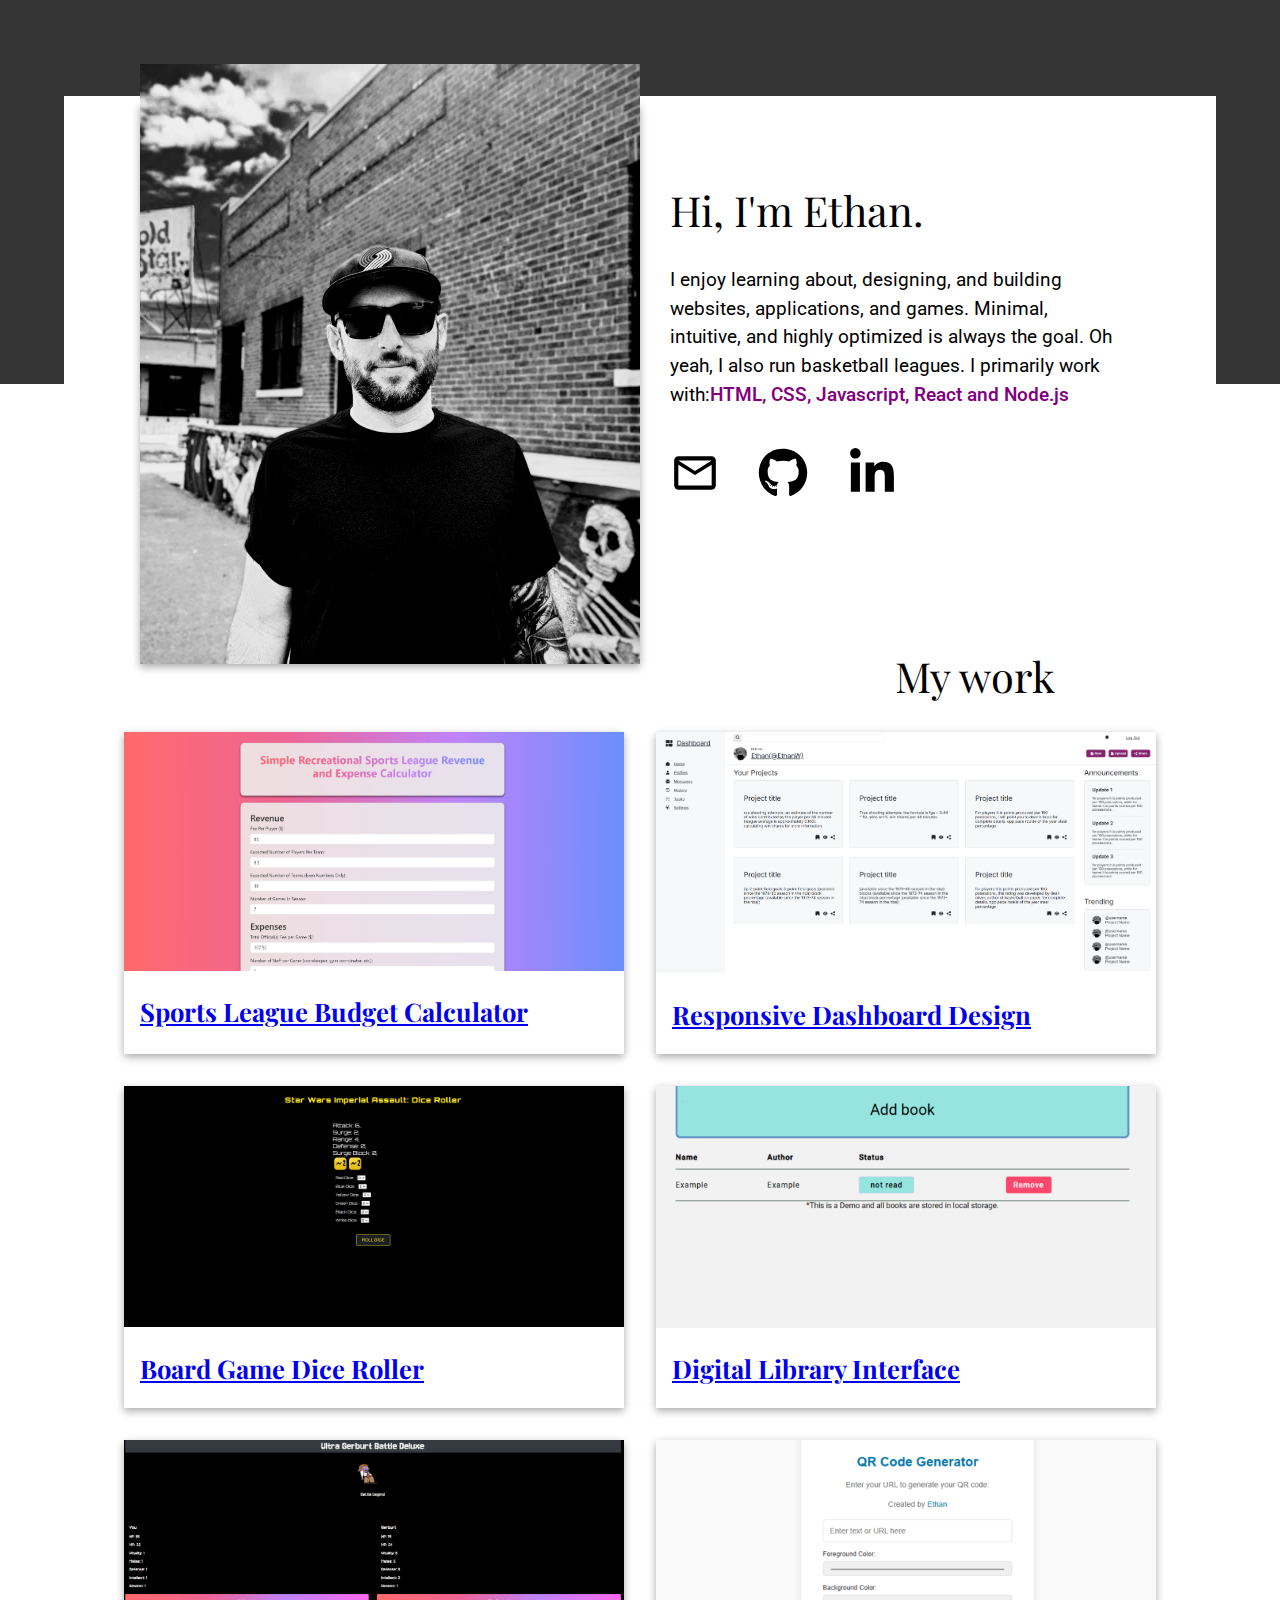
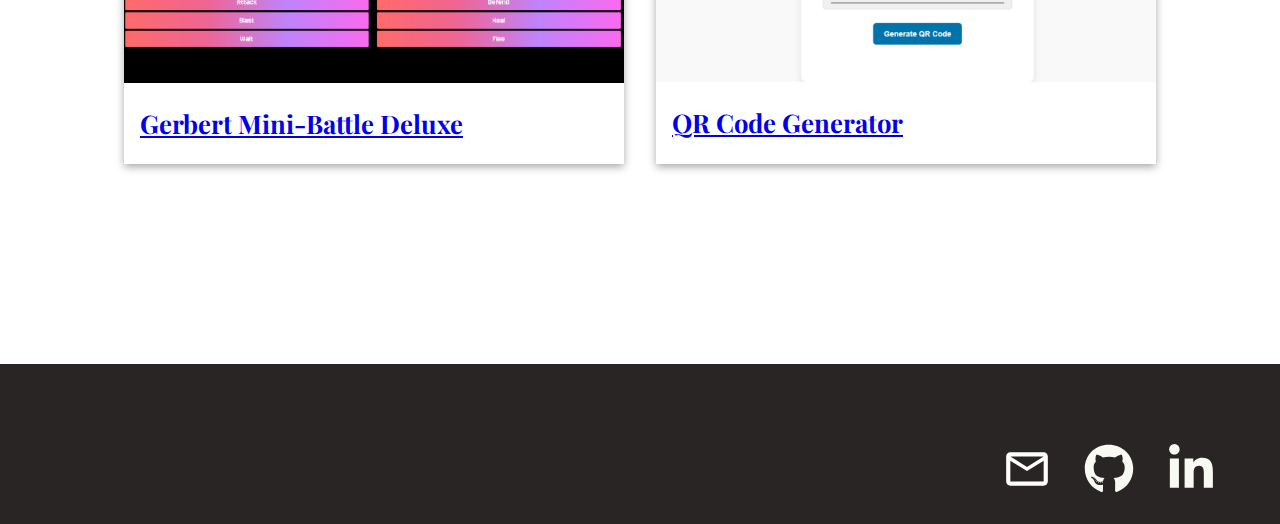
<file: index.html>
<!doctype html>
<html lang="en">
    <head>
        <meta charset="UTF-8"/>
        <meta name="viewport" content="width=device-width,initial-scale=1"/>
        <title>Ethan Wing</title>
        <link rel="preconnect" href="https://fonts.googleapis.com"/>
        <link rel="preconnect" href="https://fonts.gstatic.com" crossorigin="anonymous"/>
        <link href="https://fonts.googleapis.com/css2?family=Playfair+Display:ital,wght@0,400..900;1,400..900&family=Roboto&display=swap" rel="stylesheet"/>
        <link rel="stylesheet" href="styles.css">
    </head>
    <body class="roboto-regular">
        <header class="header">
            <div class="header-content">
                <div class="header-description flex flex-col align-center">
                    <figure class="header-img">
                        <figcaption class="playfair-display">
                            <span></span>
                        </figcaption>
                        <img srcset="Profilebw.png" sizes="(min-width: 1200px) 1200px, (min-width: 768px) 768px, (max-width: 767px) 480px" src="/top-homepage/main-480_x_717.webp" alt="Ethan Wing"/>
                    </figure>
                    <h1 class="playfair-display">Hi, I'm Ethan. </h1>
    
                    <p> I enjoy learning about, designing, and building websites, applications, and games. Minimal, intuitive, and highly optimized is always the goal. Oh yeah, I also run basketball leagues. I primarily work with:<span class="coding">HTML, CSS, Javascript, React and Node.js</span></p>
                    <div class="links flex">

                        <a href="mailto:ethanwing20@gmail.com?subject=Hire%20Me&body=I%20would%20like%20to%20hire%20you%20for%20a%20project" target="_blank" rel="noopener noreferrer">
                            <img src="email-outline.svg" alt="Email Ethan" class="icon"/>
                        </a>

                        <a href="https://github.com/EdoubleU" target="_blank" rel="noopener noreferrer">
                            <img src="github.svg" alt="GitHub" class="icon"/>
                        </a>
                        <a href="https://linkedin.com/in/ethan-wing-333647296" target="_blank" rel="noopener noreferrer">
                            <img src="linkedin.svg" alt="Linkedin" class="icon"/>
                        </a>
                     
                        </a>
                    </div>
                </div>
            </div>
        </header>
        <main class="main">
            <h2 class="playfair-display">My work</h2>
            <div class="all-projects">
                <div class="project flex flex-col">
                    <a href="https://edoubleu.github.io/rec_sports_budget_calc/" target="_blank" rel="noopener noreferrer" class="github flex align-center">
                    <div class="photo-container flex align-center justify-center">
                        <p class="playfair-display"><img srcset="calc.png" sizes="(min-width: 1200px) 1200px, (min-width: 768px) 768px, (max-width: 767px) 480px" src="/top-homepage/main-480_x_717.webp" alt="Sports League Calculator"/></p>
                    </div>
                    <div class="project-description">
                        <div class="flex justify-between align-center">
                            <h3 class="playfair-display">Sports League Budget Calculator</h3>

                            </a>
                        </div>
                        <p></p>
                    </div>
                </div>
                <div class="project flex flex-col">
                    <a href="https://edoubleu.github.io/Responsive_Dashboard_Template/" target="_blank" rel="noopener noreferrer" class="github flex align-center">
                    <div class="photo-container flex align-center justify-center">
                        <p class="playfair-display"><img srcset="dashboard.png" sizes="(min-width: 1200px) 1200px, (min-width: 768px) 768px, (max-width: 767px) 480px" src="/top-homepage/main-480_x_717.webp" alt="Link to Responsive Dashboard Design"/></p>
                    </div>
                    <div class="project-description">
                        <div class="flex justify-between align-center">
                            <h3 class="playfair-display">Responsive Dashboard Design</h3>
                            </a>
                        </div>
                        <p></p>
                    </div>
                </div>
                <div class="project flex flex-col">
                     <a href="https://edoubleu.github.io/ImperialAssaultDiceRoller/" target="_blank" rel="noopener noreferrer" class="github flex align-center">
                    <div class="photo-container flex align-center justify-center">
                        <p class="playfair-display"><img srcset="imp.png" sizes="(min-width: 1200px) 1200px, (min-width: 768px) 768px, (max-width: 767px) 480px" src="/top-homepage/main-480_x_717.webp" alt="Dice Roller"/></p>
                    </div>
                    <div class="project-description">
                        <div class="flex justify-between align-center">
                            <h3 class="playfair-display">Board Game Dice Roller</h3>
                            

                            </a>
                        </div>
                        <p></p>
                    </div>
                </div>
                <div class="project flex flex-col">
                    <a href="https://edoubleu.github.io/libapp/" target="_blank" rel="noopener noreferrer" class="github flex align-center">
                    <div class="photo-container flex align-center justify-center">
                        <p class="playfair-display"><img srcset="libapp.png" sizes="(min-width: 1200px) 1200px, (min-width: 768px) 768px, (max-width: 767px) 480px, (max-height: 239px)" src="/top-homepage/main-480_x_717.webp" alt="Digital Library UI"/></p>
                    </div>
                    <div class="project-description">
                        <div class="flex justify-between align-center">
                            <h3 class="playfair-display">Digital Library Interface</h3>
                            </a>
                        </div>
                        <p></p>
                    </div>
                </div>
                <div class="project flex flex-col">
                    <a href="https://edoubleu.github.io/Gerburt-JS-RPG-Battle/" target="_blank" rel="noopener noreferrer" class="github flex align-center">
                    <div class="photo-container flex align-center justify-center">
                        <p class="playfair-display"><img srcset="gerb.png" sizes="(min-width: 1200px) 1200px, (min-width: 768px) 768px, (max-width: 767px) 480px" src="/top-homepage/main-480_x_717.webp" alt="RPG Battle"/></p>
                    </div>
                    <div class="project-description">
                        <div class="flex justify-between align-center">
                            <h3 class="playfair-display">Gerbert Mini-Battle Deluxe</h3>
                            </a>
                        </div>
                        <p></p>
                    </div>
                </div>
                <div class="project flex flex-col">
                    <a href="https://edoubleu.github.io/QRCodeGenerator/" target="_blank" rel="noopener noreferrer" class="github flex align-center">
                    <div class="photo-container flex align-center justify-center">
                        <p class="playfair-display"><img srcset="qr.png" sizes="(min-width: 1200px) 1200px, (min-width: 768px) 768px, (max-width: 767px) 480px" src="/top-homepage/main-480_x_717.webp" alt="QR Code Project"/></p>
                    </div>
                    <div class="project-description">
                        <div class="flex justify-between align-center">
                            <h3 class="playfair-display">QR Code Generator</h3>

                            </a>
                        </div>
                        <p></p>
                    </div>
                </div>
            </div>
        </main>
        <footer class="footer flex flex-col justify-between">
            <div>
                </div>
                <div class="links flex">
                    <a href="mailto:ethanwing20@gmail.com?subject=Hire%20Me&body=I%20would%20like%20to%20hire%20you%20for%20a%20project" target="_blank" rel="noopener noreferrer">
                        <img src="email-outline light.svg" alt="Email Ethan" class="icon"/>

                    <a href="https://github.com/EdoubleU" target="_blank" rel="noopener noreferrer">
                        <img src="github-light.svg" alt="GitHub" class="icon"/>
                    </a>
                    <a href="https://linkedin.com/in/ethan-wing-333647296" target="_blank" rel="noopener noreferrer">
                        <img src="linkedin-light.svg" alt="Linkedin" class="icon"/>
                    </a>
                    
                    </a>
                </div>
                
            </div>
            
        </footer>
    </body>
</html>
</file>
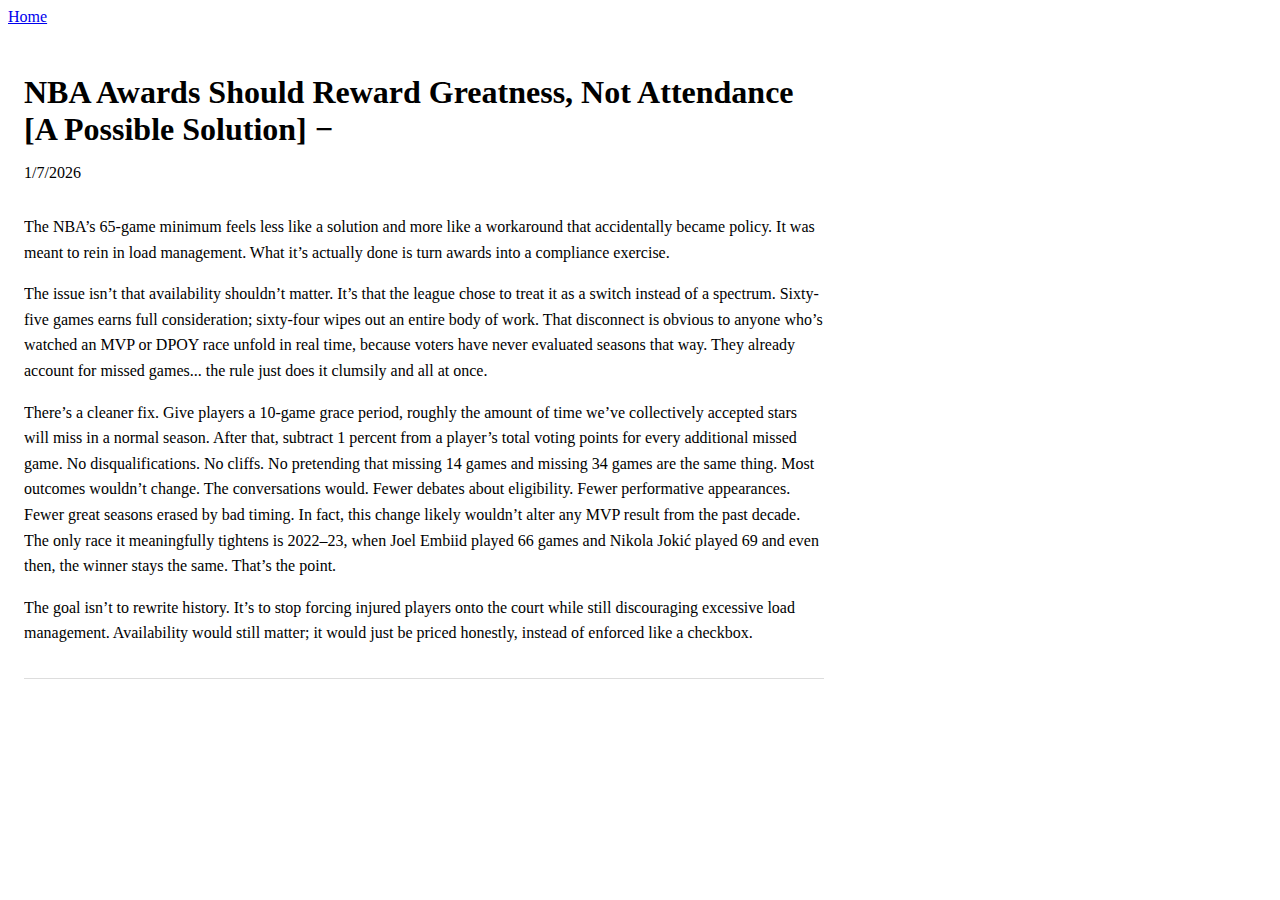
<file: Blog.html>
<!doctype html>
<html lang="en">
<head>
  <meta charset="utf-8" />
  <title>Blog</title>
  <link rel="stylesheet" href="/style2.css">
</head>
<body>
<a href="https://ethanwing.me">Home</a>
<section class="blog">

  <article class="blog-post" id="first-blog-post">
    <details open>
      <summary class="post-title">NBA Awards Should Reward Greatness, Not Attendance [A Possible Solution]</summary>
      <p>1/7/2026</p>
      <div class="post-content">
<p>The NBA’s 65-game minimum feels less like a solution and more like a workaround that accidentally became policy. It was meant to rein in load management. What it’s actually done is turn awards into a compliance exercise.
</p>
<P>
The issue isn’t that availability shouldn’t matter. It’s that the league chose to treat it as a switch instead of a spectrum. Sixty-five games earns full consideration; sixty-four wipes out an entire body of work. That disconnect is obvious to anyone who’s watched an MVP or DPOY race unfold in real time, because voters have never evaluated seasons that way. They already account for missed games... the rule just does it clumsily and all at once.

</p>
<p>
There’s a cleaner fix. Give players a 10-game grace period, roughly the amount of time we’ve collectively accepted stars will miss in a normal season. After that, subtract 1 percent from a player’s total voting points for every additional missed game. No disqualifications. No cliffs. No pretending that missing 14 games and missing 34 games are the same thing.

Most outcomes wouldn’t change. The conversations would. Fewer debates about eligibility. Fewer performative appearances. Fewer great seasons erased by bad timing. In fact, this change likely wouldn’t alter any MVP result from the past decade. The only race it meaningfully tightens is 2022–23, when Joel Embiid played 66 games and Nikola Jokić played 69 and even then, the winner stays the same.

That’s the point.</p>
  
<p>The goal isn’t to rewrite history. It’s to stop forcing injured players onto the court while still discouraging excessive load management. Availability would still matter; it would just be priced honestly, instead of enforced like a checkbox.

</p>
      </div>
    </details>
  </article>

  <!--<article class="blog-post" id="second-blog-post">
    <details>
      <summary class="post-title">Second Blog Post</summary>
      <div class="post-content">
        <p>This post starts collapsed.</p>
      </div>
    </details>
  </article>

  <article class="blog-post" id="third-blog-post">
    <details>
      <summary class="post-title">Third Blog Post</summary>
      <div class="post-content">
        <p>Another post.</p>
      </div>
    </details>
  </article>

</section>

  </section>

  <script src="/collapse.js"></script>
</body>
</html>
</file>
<file: styles.css>
:root {
    --color-primary: #353535;
    --color-secondary: #292524;
    --page-wide-padding: 1em;
    --footer-font-color: #f7f9f2
}

*,*:before,*:after {
    box-sizing: border-box
}

* {
    margin: 0
}

body {
    line-height: 1.5;
    -webkit-font-smoothing: antialiased;
    
    margin: 0 auto
}

img,picture,video,canvas,svg {
    display: block;
    max-width: 100%
}

input,button,textarea,select {
    font: inherit
}

p,h1,h2,h3,h4,h5,h6 {
    overflow-wrap: break-word
}

#root,#__next {
    isolation: isolate
}

html {
    text-align: start;
    html {
        font-size: clamp(16px, 2vw, 20px); /* Min: 16px, preferred scaling: 2vw, Max: 20px */
    }
    
}

 a:hover {
    
    filter: drop-shadow(0px 5px 5px rgba(126, 1, 140, 0.4));
}

.roboto-regular {
    font-family: Roboto,sans-serif;
    font-weight: 400;
    font-style: normal
}

.playfair-display {
    font-family: Playfair Display,serif;
    font-optical-sizing: auto;
    font-style: normal
}

.coding {
    font-weight: 550;
    font-size: 1.2rem;
    color: purple;
}

.flex {
    display: flex
}

.flex-col {
    flex-direction: column
}

.align-center {
    align-items: center
}

.justify-center {
    justify-content: center
}

.justify-between {
    justify-content: space-between
}

.header {
    position: relative;
    padding: var(--page-wide-padding)
}

.header:after {
    content: "";
    position: absolute;
    z-index: -1;
    top: 0;
    right: 0;
    bottom: 0;
    left: 0;
    height: 70vw;
    background-color: var(--color-primary);
    
}

.header:before {
    content: "";
    z-index: -1;
    top: 0;
    right: 0;
    bottom: 0;
    left: 0;
    z-index: -1;
    width: 50vw;
    height: 70vw;
    background-color: var(--color-primary)
}

.header-img {
    position: relative;
    width: max-content;
    box-shadow: #00000057 0 3px 8px
}

.header-img>figcaption {
    position: absolute;
    bottom: 4px;
    right: 10px;
    font-size: 2.6rem;
    text-align: right;
    border: #292524;
    color: #ffffff;
    filter: drop-shadow(0 0 .75rem var(--color-primary))
}

.header-img>figcaption>span {
    display: block
}

.header-img>img {
    width: 300px;
    height: 400px;
    object-fit: cover;
    object-position: bottom
}

.header-content h1,.main h2,.footer div h2 {
    font-size: 2.6rem;
    font-weight: 400
}

.header-content h1,.main h2 {
    margin-block:.6em}

.header-content {
    font-size: 1.2rem;
    
}

.header-description {
    padding-block:2em}

.links {
    padding-top: 2em;
    gap: 0 2em
}

.icon {
    height: 40px;
    width: 40px
}

.main {
    width: 100%;
    background: #fff;
    margin-bottom: 200px
}

.main>h2 {
    text-align: center
}

.all-projects {
    display: grid;
    grid-template-columns: repeat(auto-fit,minmax(300px,500px));
    justify-content: center;
    gap: 2em;
    margin-bottom: 1em
}

.project {
    box-shadow: #00000057 0 3px 8px
}

.project:nth-child(2n)>.photo-container {
    background-color: #78716c
}

.project>.photo-container {
    height: 200px;
    width: 100%;
    background-color: #44403c;
    color: #fff;
    font-size: 1.6rem
}

.project-description {
    --project-icons-size: 25px;
    padding: 1em;
    background: #fff
}

.project-description h3 {
    padding-block:.2em;font-size: 1.6rem
}

.project-description .icon {
    height: var(--project-icons-size);
    width: var(--project-icons-size)
}

.project .project-description .icon:nth-child(2) {
    height: calc(var(--project-icons-size) - 2px);
    width: calc(var(--project-icons-size) - 2px)
}

.project-description .icon:nth-child(2) {
    height: 20px;
    width: 20px
}

.project-description .github {
    column-gap: 1em
}

.footer {
    background-color: var(--color-secondary)
    
}

.footer>div {
    color: var(--footer-font-color);
    padding: calc(var(--page-wide-padding) + 1em) var(--page-wide-padding)
}

.footer>div>h2 {
    padding: 0 0 .4em
}

.footer>div p {
    font-size: 1.2rem
}

.footer>div .address {
    padding-block:2em}

.footer>div .address p,.footer>div .phone p,.footer>div .email p {
    font-size: 1rem
}

.footer .links {
    padding-bottom: 1.2em
}

.footer-img {
    height: auto;
    min-width: max-content
}

.photo-credit a {
    color: #60a5fa
}

@media (min-width: 630px) {
    :root {
        --page-wide-padding: 2em
    }

    .header:after {
        height: 40vw
    }

    .header-img>img {
        width: 400px;
        height: 500px;
        margin-top: -40px
    }

    .icon {
        height: 50px;
        width: 50px
    }

    .project>.photo-container {
        height: 300px
    }

    .project-description {
        --project-icons-size: 30px
    }
}

@media (min-width: 768px) {
    .header {
        padding-top:6em
    }

    .header-content {
        padding: 1em;
        background-color: #fff
    }

    .header-description {
        display: block
    }

    .header-img {
        float: left;
        margin: -50px 20px 0 -20px
    }

    .footer {
        flex-direction: row
    }

    .footer-img {
        padding-right: var(--page-wide-padding)
    }
}

@media (min-width: 1024px) {
    :root {
        --page-wide-padding: 4em
    }

    .header:after {
        height: 30vw
    }

    .header-img {
        margin-right: 30px
    }

    .header-img>img {
        width: 500px;
        height: 600px
    }

    .header-description {
        padding-inline:4em}
}

@media (min-width: 1280px) {
    .header:after {
        max-height:600px
    }

    .header:before {
        height: 200px;
        width: 100%
    }
}
</file>
<file: style2.css>
.blog {
  max-width: 800px;
  margin: 2rem 0;   /* left-aligned */
  padding: 0 1rem;
}


.blog-post {
  border-bottom: 1px solid #ddd;
  padding: 1rem 0;
}

/* Title */
.post-title {
  font-size: clamp(1.4rem, 3vw, 2rem);
  font-weight: 700;
  cursor: pointer;
  list-style: none;
}

.post-title::-webkit-details-marker {
  display: none;
}

.post-title::after {
  content: " +";
}

details[open] .post-title::after {
  content: " −";
}

/* Animated content wrapper */
.post-content {
  overflow: hidden;
  line-height: 1.6;
}

/* Spacing after open */
details[open] .post-content {
  margin-top: 1rem;
}
</file>
